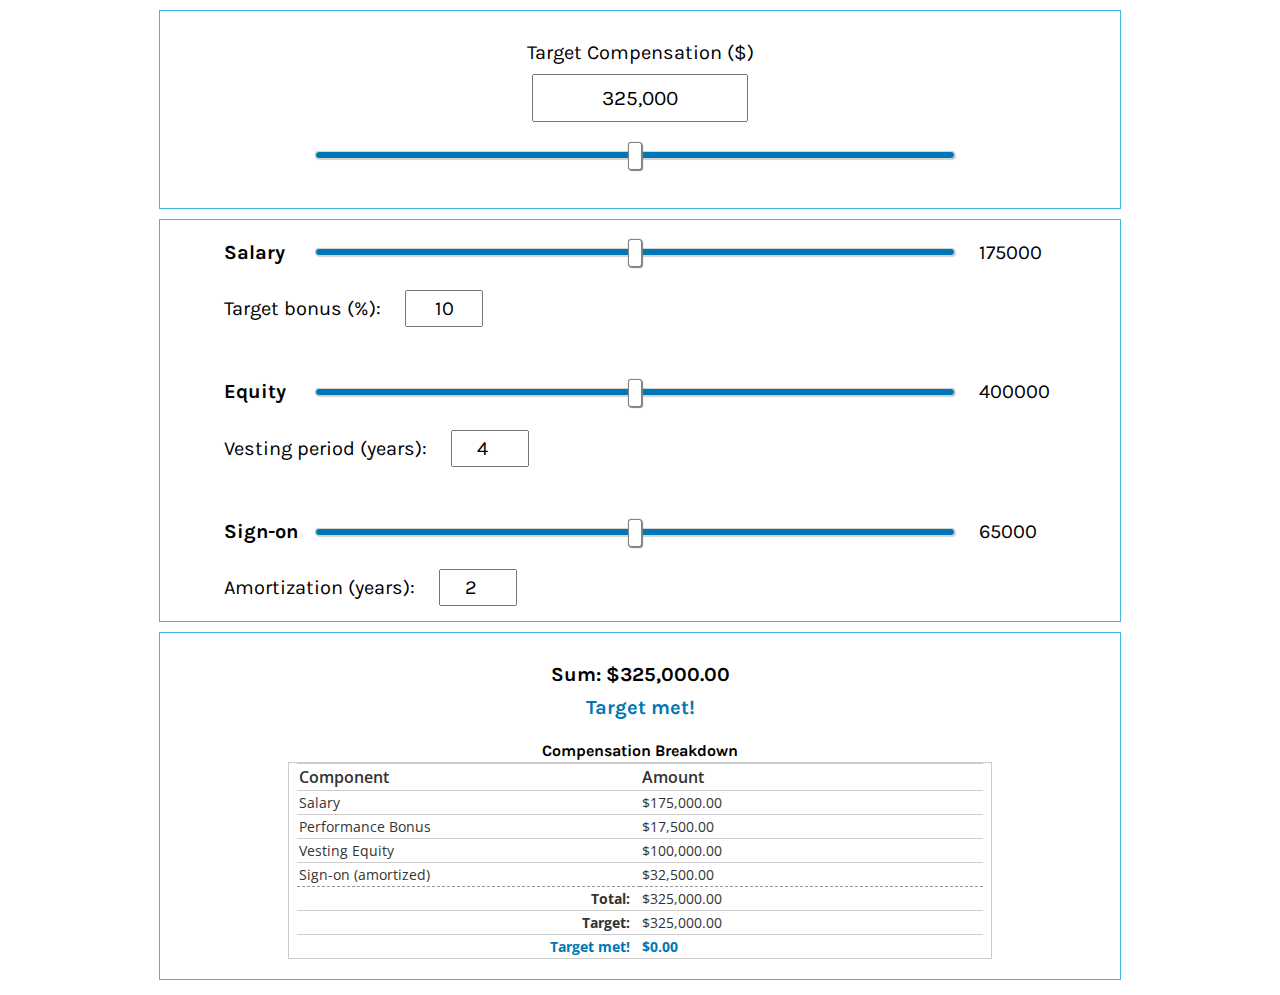
<file: lnkd/index.html>
<!doctype html>
<html>
    <head>
        <title>Sliding Calculator</title>
        <link href="https://fonts.googleapis.com/css?family=Karla" rel="stylesheet">
        <link href="https://fonts.googleapis.com/css?family=Open+Sans" rel="stylesheet">
        <link href="range.css" type="text/css" rel="stylesheet"/>
        <link href="styles.css" type="text/css" rel="stylesheet"/>
        <script type="text/javascript" src="main.js" defer></script>
    </head>

    <body>
        <div class="calculator">
            <!-- Target Compensation: Box + Slider -->
            <div class="calculator tc_box">
                <p id="target" style="margin-top: 30px;"> Target Compensation ($) </p>
                <input id="text-input" type="text" placeholder="Target ($)" value="325,000"/>

                <div class="slider-container">
                    <div class="section-wrapper">
                        <div class="slider-wrapper">
                            <label class="range-label" for="range_tc"> </label>
                              <input id="range_tc" type="range" min="0.0" max="650000" value="325000.0" step="1000"/>
                            <p class="range-value" id="tc-out"></p>
                        </div>
                    </div>
                </div>
            </div>

            <!-- Compensation component sliders: Salary/Equity/Bonus -->
            <div class="slider-container tc_box">
                <div class="section-wrapper">
                    <div class="slider-wrapper">
                        <label class="range-label" for="range1">Salary </label>
                        <input id="range1" type="range" min="0.0" max="350000" value="175000.0" step="1000"/>
                        <p class="range-value" id="r1-out"></p>
                    </div>
                    <div class="section-text-wrapper">
                        <label class="text-label" for="t-bonus">Target bonus (%):</label>
                        <input id="t_bonus" class="text-input" type="text" placeholder="%" value="10"/>
                    </div>
                </div>

                <hr>

                <div class="section-wrapper">
                    <div class="slider-wrapper">
                        <label class="range-label" for="range2">Equity</label>
                        <input id="range2" type="range" min="0.0" max="800000" value="400000.0" step="5000"/>
                        <p class="range-value" id="r2-out"></p>
                    </div>
                    <div class="section-text-wrapper">
                        <label class="text-label" for="vesting">Vesting period (years):</label>
                        <input id="vesting" class="text-input" type="number" min=1 placeholder="Years" value="4"/>
                    </div>
                </div>

                <hr>

                <div class="section-wrapper">
                    <div class="slider-wrapper">
                        <label class="range-label" for="range3">Sign-on</label>
                        <input id="range3" type="range" min="0.0" max="130000" value="65000.0" step="1000"/>
                        <p class="range-value" id="r3-out"></p>
                    </div>
                    <div class="section-text-wrapper">
                        <label class="text-label" for="amortize">Amortization (years):</label>
                        <input id="amortize" class="text-input" type="number" min=1 placeholder="Years" value="2"/>
                    </div>
                </div>
            </div>

            <!-- Computed results -->
            <div class="tc_box" style="margin-bottom: 15px;">

                <p id="tc-text"> <span id="tc-result">Sum: $325,000</span></p>
                <p id="result-text"> <span id="result">Surplus: $0</span></p>

                <div style="width: 75vw; display: flex; flex-direction: column; align-items: center; border: 1px;">
                  <h3 style="font-family: Karla; font-weight: bold; padding: 2px;"> Compensation Breakdown </h3>
                  <table cellpadding="2" cellspacing="0" class="results-table">
                    <tbody style="display: table-row-group; vertical-align: middle; border-color: inherit;">
                      <tr>
                          <td>Component</td>
                          <td>Amount</td>
                      </tr>
                      <tr>
                          <td>Salary</td>
                          <td id="td_salary">$175,000</td>
                      </tr>
                      <tr>
                          <td>Performance Bonus</td>
                          <td id="td_perfbonus">$65,000</td>
                      </tr>
                      <tr>
                          <td>Vesting Equity</td>
                          <td id="td_equity_vest">$100,000</td>
                      </tr>
                      <tr>
                          <td>Sign-on (amortized)</td>
                          <td id="td_sign_on_amort">$32,500</td>
                      </tr>
                      <tr>
                          <td style="text-align:right; padding-right: 10px; font-weight:700; border-top:1px dashed #999;">Total:</td>
                          <td id="td_tc" style="border-top:1px dashed #999;">$325,000</td>
                      </tr>
                      <tr>
                          <td style="text-align:right; padding-right: 10px; font-weight:700;">Target:</td>
                          <td id="td_target">$325,000</td>
                      </tr>
                      <tr>
                          <td id="td_gap_label" style="text-align:right; padding-right: 10px; font-weight:700;">Surplus/Shortfall:</td>
                          <td id="td_gap">$0</td>
                      </tr>
                    </tbody>
                  </table>
                </div>
            </div>
        </div>
    </body>
</html>
</file>
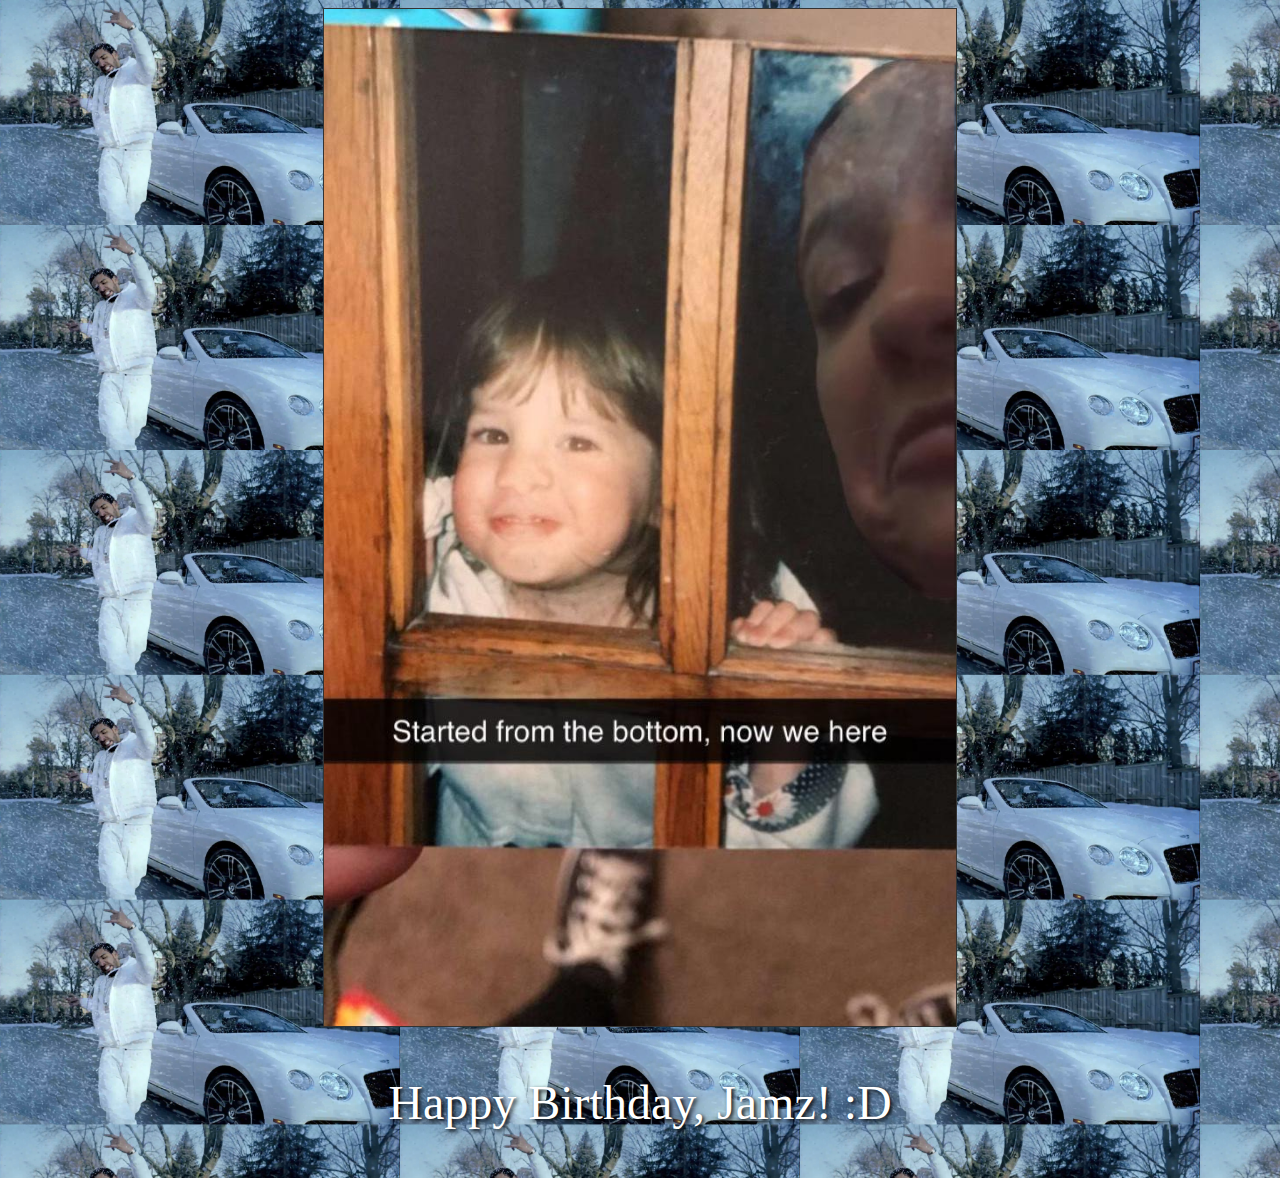
<file: jamzday.html>
<html>
 <head>
  <title> damn girl it's yo birthday </title>
  <style>
    .center {
      display: block;
      margin-left: auto;
      margin-right: auto;
      width: 50%;
    }
    body {
      background-image: url("drake.jpg");
      background-color: #cccccc;
      background-size: 400px;
    }
    img {
      border:1px solid #333;
    }
  </style>
 </head>
 <body>
  <img src="final2.jpg" alt="jam-and-baby-jam" class="center">
  <p style="color:#fff; text-align:center; font-size:300%; text-shadow: 2px 2px 4px #000000;"> Happy Birthday, Jamz! :D </p>
 </body>
</html>
</file>
<file: lnkd/range.css>
/* Range slider */
/* http://danielstern.ca/range.css/ */

input[type=range] {
  -webkit-appearance: none;
  width: 100%;
  margin: 13.8px 0;
}

input[type=range]:focus {
  outline: none;
}

input[type=range]::-webkit-slider-runnable-track {
  width: 100%;
  height: 8px;
  cursor: pointer;
  box-shadow: 1px 1px 1px #d3d3d3, 0px 0px 1px #d3d3d3;
  background: #0077B5;    /* https://www.schemecolor.com/linkedin.php - #00A0DC / rgba(0,160,220,1.0)*/
  border-radius: 5px;
  border: 0.2px solid #d3d3d3;
}

input[type=range]::-webkit-slider-thumb {
  box-shadow: 1px 1px 1px #808080, 0px 0px 1px #808080;
  border: 1px solid #808080;
  height: 28px;
  width: 14px;
  border-radius: 3px;
  background: #ffffff;
  cursor: pointer;
  -webkit-appearance: none;
  margin-top: -10px;
}

input[type=range]:focus::-webkit-slider-runnable-track {
  background: #367ebd;
}

input[type=range]::-moz-range-track {
  width: 100%;
  height: 8.4px;
  cursor: pointer;
  box-shadow: 1px 1px 1px #000000, 0px 0px 1px #0d0d0d;
  background: #3071a9;
  border-radius: 1.3px;
  border: 0.2px solid #010101;
}

input[type=range]::-moz-range-thumb {
  box-shadow: 1px 1px 1px #000000, 0px 0px 1px #0d0d0d;
  border: 1px solid #000000;
  height: 36px;
  width: 16px;
  border-radius: 3px;
  background: #ffffff;
  cursor: pointer;
}

input[type=range]::-ms-track {
  width: 100%;
  height: 8.4px;
  cursor: pointer;
  background: transparent;
  border-color: transparent;
  color: transparent;
}

input[type=range]::-ms-fill-lower {
  background: #2a6495;
  border: 0.2px solid #010101;
  border-radius: 2.6px;
  box-shadow: 1px 1px 1px #000000, 0px 0px 1px #0d0d0d;
}

input[type=range]::-ms-fill-upper {
  background: #3071a9;
  border: 0.2px solid #010101;
  border-radius: 2.6px;
  box-shadow: 1px 1px 1px #000000, 0px 0px 1px #0d0d0d;
}

input[type=range]::-ms-thumb {
  box-shadow: 1px 1px 1px #000000, 0px 0px 1px #0d0d0d;
  border: 1px solid #000000;
  height: 36px;
  width: 16px;
  border-radius: 3px;
  background: #ffffff;
  cursor: pointer;
  height: 8.4px;
}

input[type=range]:focus::-ms-fill-lower {
  background: #3071a9;
}

input[type=range]:focus::-ms-fill-upper {
  background: #367ebd;
}
</file>
<file: lnkd/styles.css>
/* reset */

html, body, div, span, applet, object, iframe,
h1, h2, h3, h4, h5, h6, p, blockquote, pre,
a, abbr, acronym, address, big, cite, code,
del, dfn, em, img, ins, kbd, q, s, samp,
small, strike, strong, sub, sup, tt, var,
b, u, i, center,
dl, dt, dd, ol, ul, li,
fieldset, form, label, legend,
table, caption, tbody, tfoot, thead, tr, th, td,
article, aside, canvas, details, embed,
figure, figcaption, footer, header, hgroup,
menu, nav, output, ruby, section, summary,
time, mark, audio, video {
    margin: 0;
    padding: 0;
    border: 0;
    font-size: 100%;
    font: inherit;
    vertical-align: baseline;
}

/* main */

p, input, label {
    font-size: 20px;
    font-family: Karla;
    /*font-family: 'Open Sans', sans-serif;*/
    -webkit-font-smoothing: antialiased;
}

.calculator {
    display: flex;
    flex-direction: column;
    justify-content: center;
    align-items: center;
    height: auto;
    width: 100vw;
}

.tc_box {
    height: auto;
    /*width: auto;*/
    width: 75vw;

    display: flex;
    flex-direction: column;
    justify-contents: center;
    align-items: center;

    margin-top: 10px;
    border: 1px solid rgba(0,160,220,0.75);
}

#target {
    margin-bottom: 10px;
}

#text-input {
    width: 15vw;
    padding: 10px;
    margin-bottom: 0px;
    outline: none;

    text-align: center;
    font-family: Karla;
    font-size: 130%;
}

#tc-text {
    margin-top: 30px;
}

#result-text {
    margin-top: 10px;
    margin-bottom: 20px;
}

.slider-container {
    display: flex;
    flex-direction: column;
    justify-content: space-between;
    align-items: center;
}

.section-wrapper {
    display: flex;
    flex-direction: column;
    justify-content: center;
    /* height: 18vh; */
    height: auto;
    padding: 15px 0px 15px 0px;
}

.section-wrapper .text-input {
    width: 5vw;
    padding: 5px;
    outline: none;

    text-align: center;
    font-family: Karla;
}

.slider-wrapper {
    width: 65vw;
    display: flex;
    flex-direction: row;
    justify-content: space-between;
    align-items: center;
    margin-bottom: 20px;
}

.label-group {
    display: flex;
    flex-direction: row;
    align-items: center;
}

.range-label {
    width: 6vw;
    font-weight: bold;
}

.range-value {
    width: 6vw;
}

.slider-wrapper input[type="range"] {
    width: 50vw;
    margin-left: -10px;
}

.text-label {
    margin-right: 20px;
}

hr {
    width: 75vw;
    border: 0;
    height: 1px;
    color: rgba(0,160,220,1.0)
}

/* Results table */
.results-table {
  table-layout: fixed;
  width: 55vw;

  border: 1px solid #ccc;
  padding: 0px 8px;
  margin-bottom: 20px;

  font-size: 14px;
  font-family: 'Open Sans', sans-serif;
  color:#333;
  font-weight: 400;
}

tr:first-child {
    font-size: 115%;
    font-weight: 600;
    border-top: none;
}

td, th {
    border-top: 1px solid #ccc;
    padding: 2px;
}

/* Results tables 2 */
table.table {
  width: 65vw;
  border: 1px solid #ccc;
}

.table th, .table td {
  text-align: left;
  padding: 0.25em;
}

@media screen and (max-width: 800px) {
  tr {
    display: flex;
    flex-direction: row;
    flex-wrap: wrap;
    margin: 0.5em 0;
    border: 1px solid rgba(3,3,3,0.2);
  }

  td, th {
    flex: 1 1 150px;
    border: 0.5px solid rgba(3,3,3,0.2);
  }

}

* { box-model: border-box; font-family: 'Karla'; }
</file>
